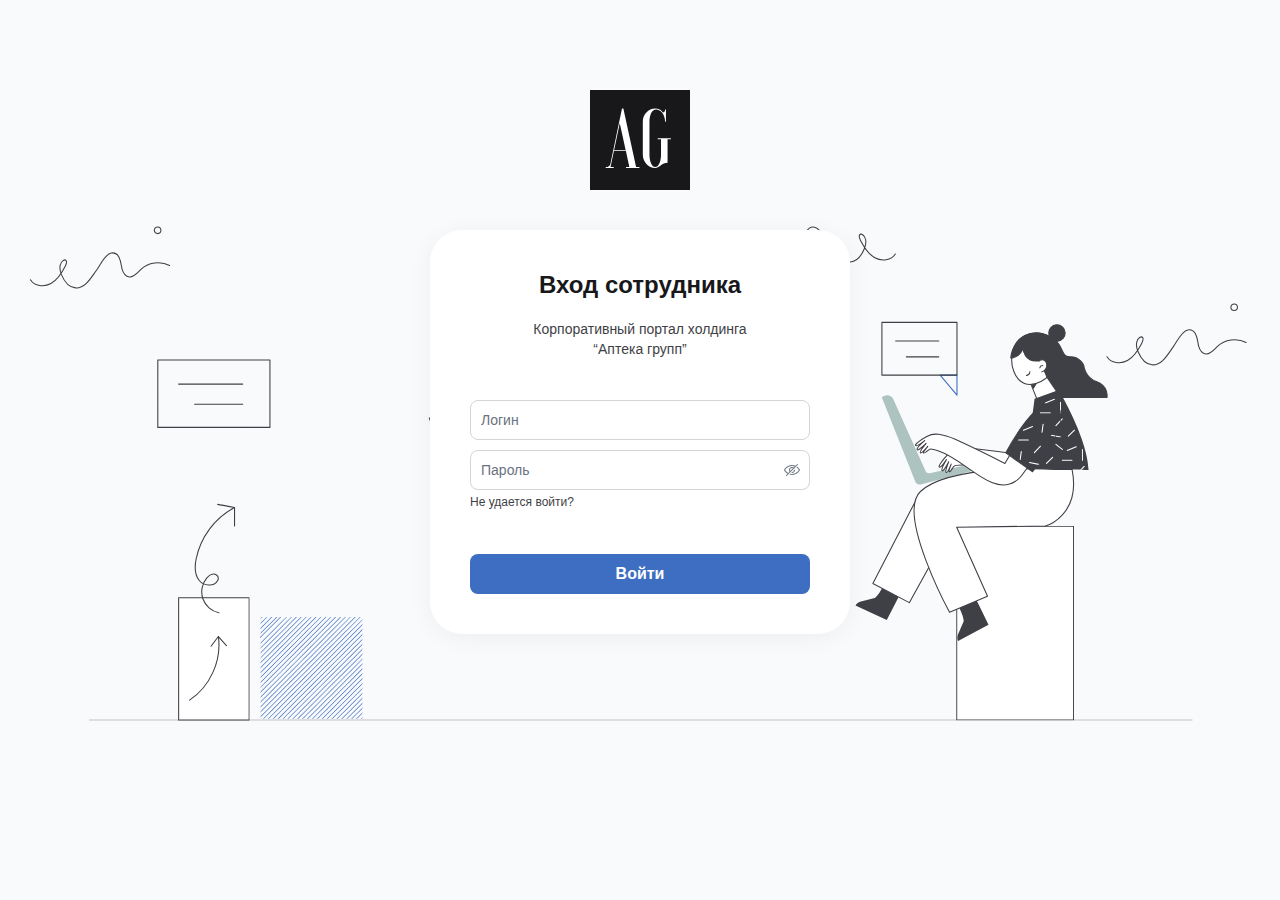
<file: index.html>
<!DOCTYPE html>
<html lang="ru">

<head>
	<meta charset="UTF-8">
	<meta http-equiv="X-UA-Compatible" content="IE=edge">
	<meta name="viewport" content="width=device-width, initial-scale=1.0">
	<title>АПТЕКА ГРУПП - Вход сотрудника</title>
	<meta property="og:title" content="АПТЕКА ГРУПП - Вход сотрудника">
	<meta property="og:description" content="Описание">
	<meta property="og:url" content="/">
	<meta property="og:site_name" content="АПТЕКА ГРУПП - Вход сотрудника">
	<!-- styles -->
	<link rel="stylesheet" href="css/vendor.min.css">
	<link rel="stylesheet" href="css/app.min.css">
</head>

<body>
	<!-- wrapper -->
	<div class="wrapper">
		<!-- content -->
		<div class="wrapper__content">
			<!-- auth -->
			<div class="auth" id="auth">
				<div class="auth__container">
					<div class="auth__wrap">
						<picture class="auth__logotype">
							<img src="img/logotype-square.svg" alt="AG">
						</picture>
						<div class="auth__wrapper">
							<div class="auth__top">
								<h1 class="auth__heading">Вход сотрудника</h1>
								<p class="auth__description">Корпоративный портал холдинга <br>“Аптека групп”</p>
							</div>
							<form action="#" class="auth-form auth__form">
								<div class="input-field auth-form__input">
									<div class="input-field__inner">
										<input type="text" class="input-field__input" placeholder="Логин">
									</div>
								</div>
								<div class="input-field auth-form__input">
									<div class="input-field__inner">
										<input type="password" class="input-field__input" placeholder="Пароль">
										<button class="input-field__visibility">
											<svg class="input-field__visibility-icon input-field__visibility-icon--default">
												<use xlink:href="img/sprite.svg#icon-eye-slash"></use>
											</svg>
											<svg class="input-field__visibility-icon input-field__visibility-icon--active">
												<use xlink:href="img/sprite.svg#icon-eye"></use>
											</svg>
										</button>
									</div>
								</div>
								<a href="restore-password.html" class="auth-form__help">Не удается войти?</a>
								<div class="auth-form__bottom">
									<span class="auth-form__error">Несуществующий пользователь или пароль</span>
									<button class="auth-form__btn btn">Войти</button>
								</div>
							</form>
							<picture class="auth__img">
								<img src="img/auth-bg-mobile.svg" alt="Image">
							</picture>
						</div>
					</div>
				</div>
			</div>
			<!-- end of auth -->
		</div>
		<!-- end of content -->
	</div>
	<!-- end of wrapper -->
	<!-- scripts -->
	<script src="js/vendor.min.js"></script>
	<script src="js/app.min.js"></script>
</body>

</html>
</file>
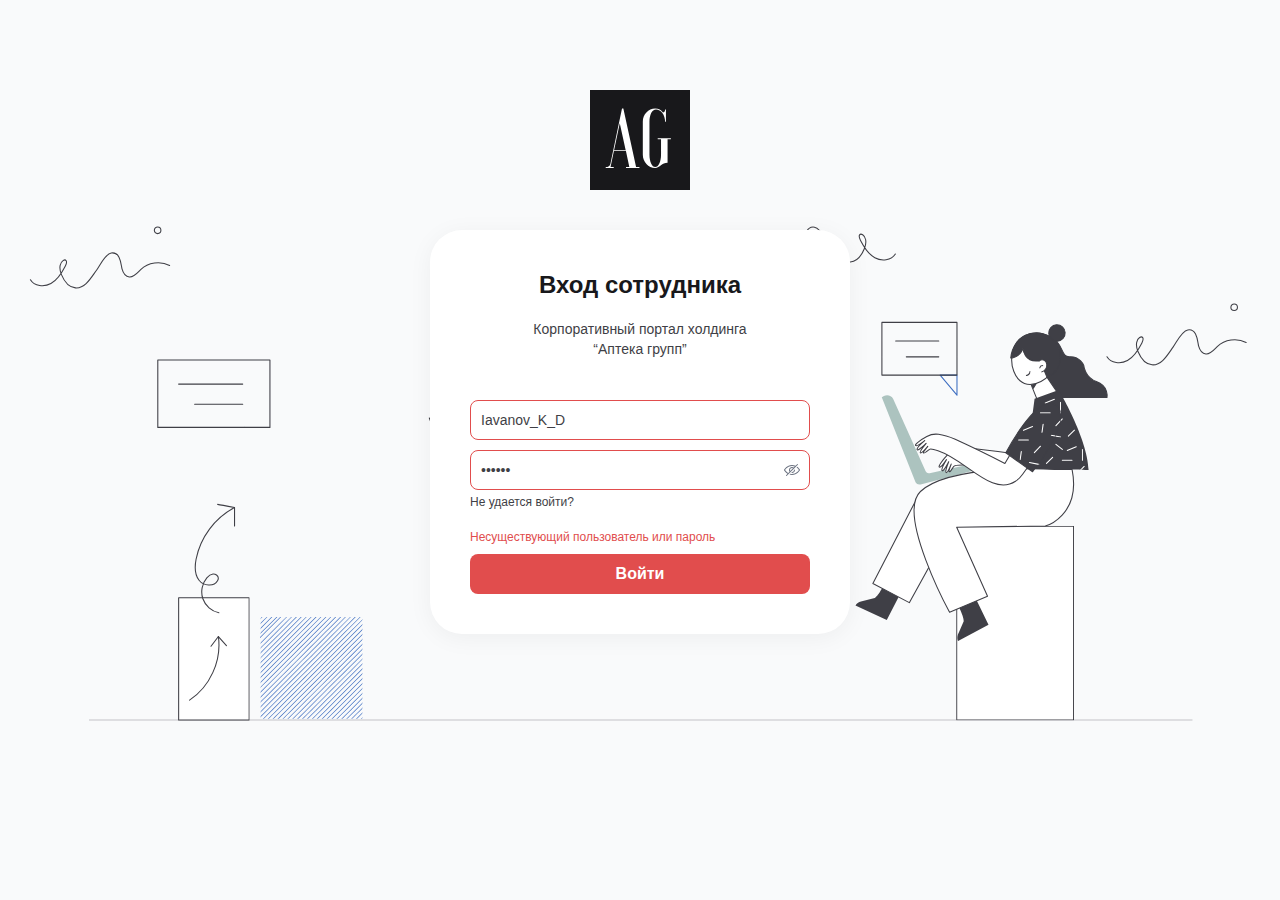
<file: login-error.html>
<!DOCTYPE html>
<html lang="ru">

<head>
	<meta charset="UTF-8">
	<meta http-equiv="X-UA-Compatible" content="IE=edge">
	<meta name="viewport" content="width=device-width, initial-scale=1.0">
	<title>АПТЕКА ГРУПП - Вход сотрудника</title>
	<meta property="og:title" content="АПТЕКА ГРУПП - Вход сотрудника">
	<meta property="og:description" content="Описание">
	<meta property="og:url" content="/">
	<meta property="og:site_name" content="АПТЕКА ГРУПП - Вход сотрудника">
	<!-- styles -->
	<link rel="stylesheet" href="css/vendor.min.css">
	<link rel="stylesheet" href="css/app.min.css">
</head>

<body>
	<!-- wrapper -->
	<div class="wrapper">
		<!-- content -->
		<div class="wrapper__content">
			<!-- auth -->
			<div class="auth" id="auth">
				<div class="auth__container">
					<div class="auth__wrap">
						<picture class="auth__logotype">
							<img src="img/logotype-square.svg" alt="AG">
						</picture>
						<div class="auth__wrapper">
							<div class="auth__top">
								<h1 class="auth__heading">Вход сотрудника</h1>
								<p class="auth__description">Корпоративный портал холдинга <br>“Аптека групп”</p>
							</div>
							<form action="#" class="auth-form auth__form is--error">
								<div class="input-field auth-form__input">
									<div class="input-field__inner">
										<input type="text" class="input-field__input" placeholder="Логин" value="Iavanov_K_D">
									</div>
								</div>
								<div class="input-field auth-form__input">
									<div class="input-field__inner">
										<input type="password" class="input-field__input" placeholder="Пароль" value="qwerty">
										<button class="input-field__visibility">
											<svg class="input-field__visibility-icon input-field__visibility-icon--default">
												<use xlink:href="img/sprite.svg#icon-eye-slash"></use>
											</svg>
											<svg class="input-field__visibility-icon input-field__visibility-icon--active">
												<use xlink:href="img/sprite.svg#icon-eye"></use>
											</svg>
										</button>
									</div>
								</div>
								<a href="restore-password.html" class="auth-form__help">Не удается войти?</a>
								<div class="auth-form__bottom">
									<span class="auth-form__error">Несуществующий пользователь или пароль</span>
									<button class="auth-form__btn btn">Войти</button>
								</div>
							</form>
							<picture class="auth__img">
								<img src="img/auth-bg-mobile.svg" alt="Image">
							</picture>
						</div>
					</div>
				</div>
			</div>
			<!-- end of auth -->
		</div>
		<!-- end of content -->
	</div>
	<!-- end of wrapper -->
	<!-- scripts -->
	<script src="js/vendor.min.js"></script>
	<script src="js/app.min.js"></script>
</body>

</html>
</file>
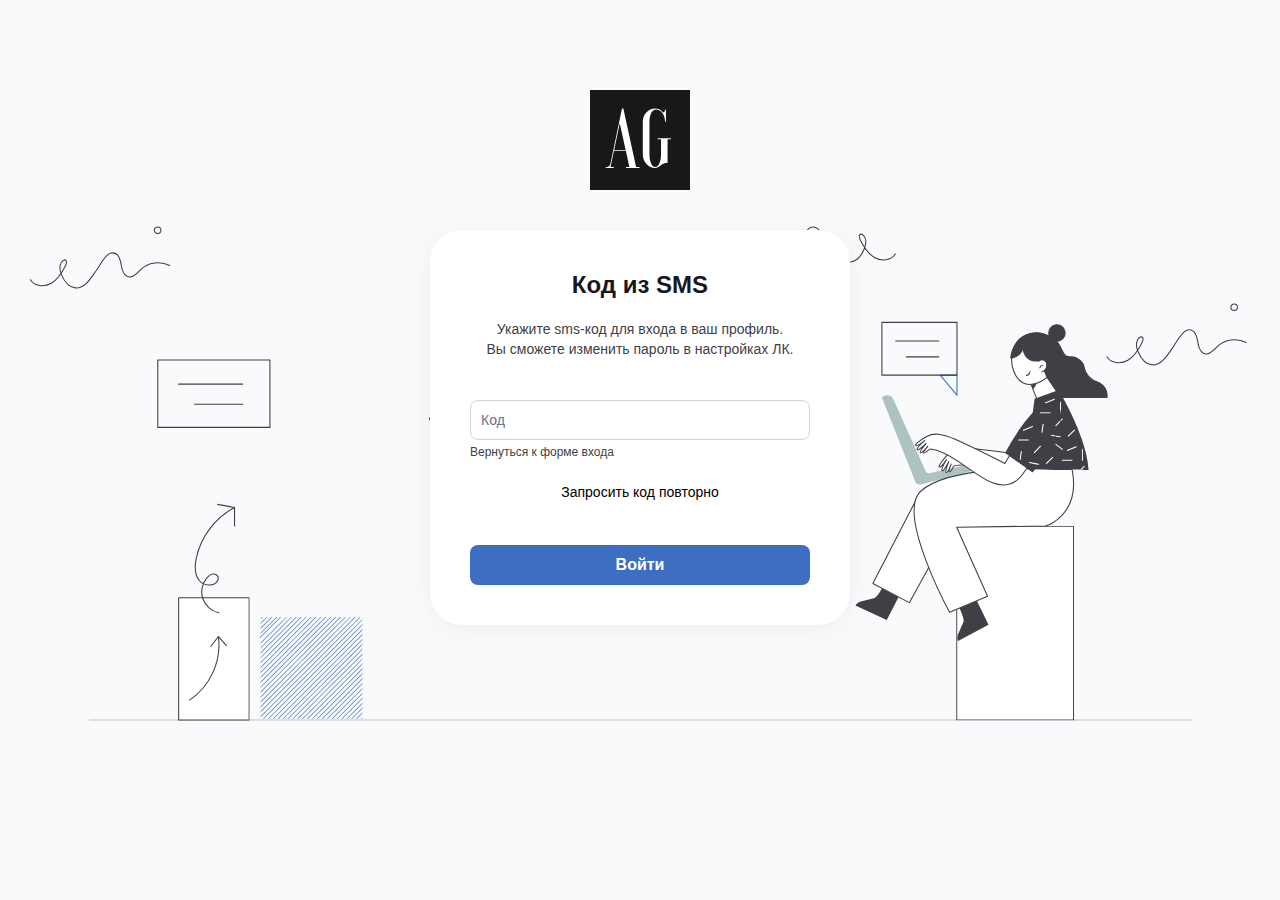
<file: restore-password-code.html>
<!DOCTYPE html>
<html lang="ru">

<head>
	<meta charset="UTF-8">
	<meta http-equiv="X-UA-Compatible" content="IE=edge">
	<meta name="viewport" content="width=device-width, initial-scale=1.0">
	<title>АПТЕКА ГРУПП - Вход сотрудника</title>
	<meta property="og:title" content="АПТЕКА ГРУПП - Вход сотрудника">
	<meta property="og:description" content="Описание">
	<meta property="og:url" content="/">
	<meta property="og:site_name" content="АПТЕКА ГРУПП - Вход сотрудника">
	<!-- styles -->
	<link rel="stylesheet" href="css/vendor.min.css">
	<link rel="stylesheet" href="css/app.min.css">
</head>

<body>
	<!-- wrapper -->
	<div class="wrapper">
		<!-- content -->
		<div class="wrapper__content">
			<!-- auth -->
			<div class="auth" id="auth">
				<div class="auth__container">
					<div class="auth__wrap">
						<picture class="auth__logotype">
							<img src="img/logotype-square.svg" alt="AG">
						</picture>
						<div class="auth__wrapper">
							<div class="auth__top">
								<h1 class="auth__heading">Код из SMS</h1>
								<p class="auth__description">Укажите sms-код для входа в ваш профиль. <br>Вы сможете изменить пароль в настройках ЛК.</p>
							</div>
							<form action="#" class="auth-form auth__form">
								<div class="input-field auth-form__input">
									<div class="input-field__inner">
										<input type="text" class="input-field__input" placeholder="Код">
									</div>
								</div>
								<a href="index.html" class="auth-form__help">Вернуться к форме входа</a>
								<button class="auth-form__code">Запросить код повторно</button>
								<div class="auth-form__bottom">
									<span class="auth-form__error">Несуществующий код</span>
									<button class="auth-form__btn btn">Войти</button>
								</div>
							</form>
						</div>
					</div>
				</div>
			</div>
			<!-- end of auth -->
		</div>
		<!-- end of content -->
	</div>
	<!-- end of wrapper -->
	<!-- scripts -->
	<script src="js/vendor.min.js"></script>
	<script src="js/app.min.js"></script>
</body>

</html>
</file>
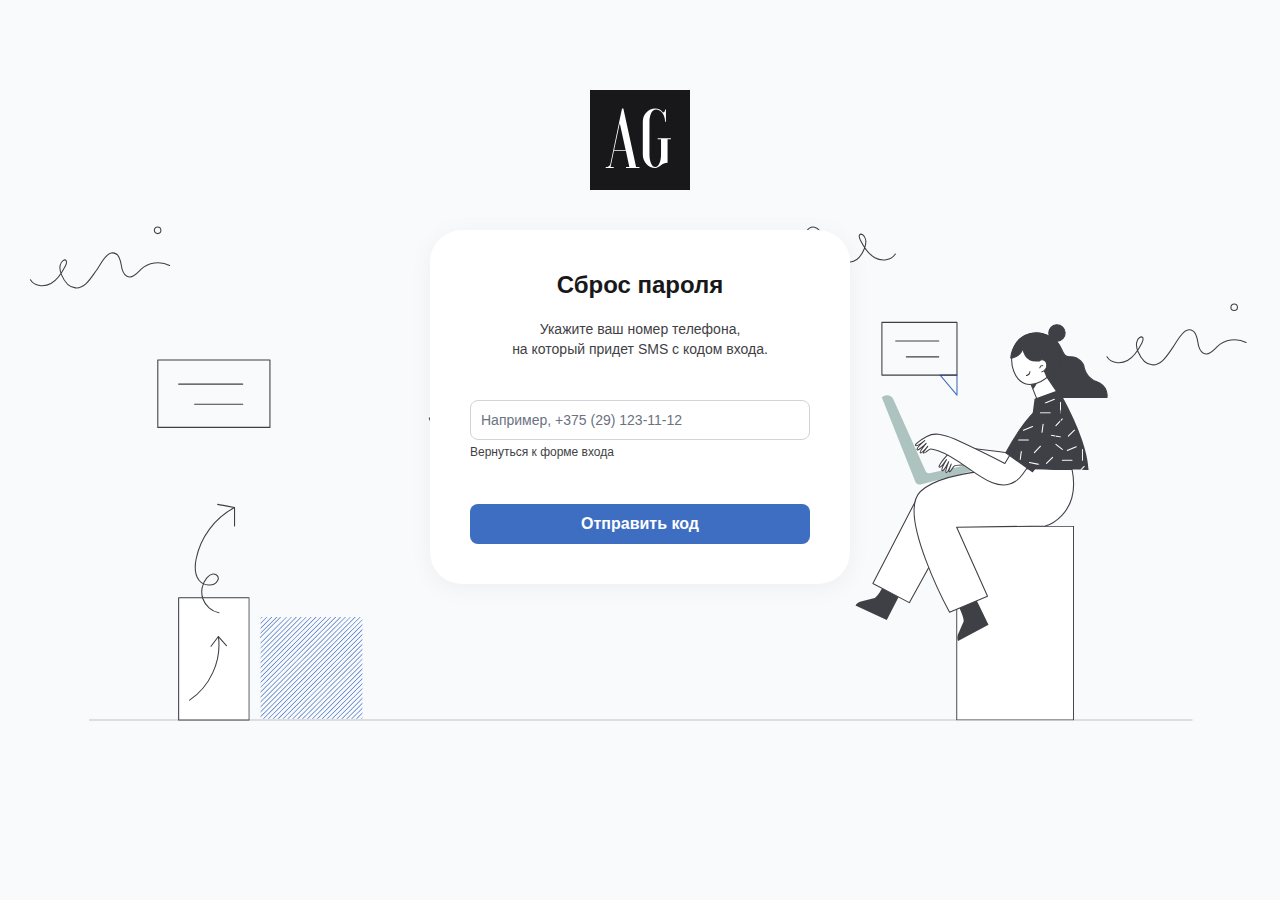
<file: restore-password.html>
<!DOCTYPE html>
<html lang="ru">

<head>
	<meta charset="UTF-8">
	<meta http-equiv="X-UA-Compatible" content="IE=edge">
	<meta name="viewport" content="width=device-width, initial-scale=1.0">
	<title>АПТЕКА ГРУПП - Вход сотрудника</title>
	<meta property="og:title" content="АПТЕКА ГРУПП - Вход сотрудника">
	<meta property="og:description" content="Описание">
	<meta property="og:url" content="/">
	<meta property="og:site_name" content="АПТЕКА ГРУПП - Вход сотрудника">
	<!-- styles -->
	<link rel="stylesheet" href="css/vendor.min.css">
	<link rel="stylesheet" href="css/app.min.css">
</head>

<body>
	<!-- wrapper -->
	<div class="wrapper">
		<!-- content -->
		<div class="wrapper__content">
			<!-- auth -->
			<div class="auth" id="auth">
				<div class="auth__container">
					<div class="auth__wrap">
						<picture class="auth__logotype">
							<img src="img/logotype-square.svg" alt="AG">
						</picture>
						<div class="auth__wrapper">
							<div class="auth__top">
								<h1 class="auth__heading">Сброс пароля</h1>
								<p class="auth__description">Укажите ваш номер телефона, <br>на который придет SMS с кодом входа.</p>
							</div>
							<form action="#" class="auth-form auth__form">
								<div class="input-field auth-form__input">
									<div class="input-field__inner">
										<input type="text" class="input-field__input" placeholder="Например, +375 (29) 123-11-12" data-inputmask="'mask': '+375 (99) 999-99-99'">
									</div>
								</div>
								<a href="index.html" class="auth-form__help">Вернуться к форме входа</a>
								<div class="auth-form__bottom">
									<span class="auth-form__error">Несуществующий номер телефона</span>
									<button class="auth-form__btn btn">Отправить код</button>
								</div>
							</form>
						</div>
					</div>
				</div>
			</div>
			<!-- end of auth -->
		</div>
		<!-- end of content -->
	</div>
	<!-- end of wrapper -->
	<!-- scripts -->
	<script src="js/vendor.min.js"></script>
	<script src="js/app.min.js"></script>
</body>

</html>
</file>
<file: css/app.min.css>
body{position:relative;overflow-x:hidden;font-family:"Raleway",sans-serif;font-size:14px;line-height:1.25;color:#3f3f46;background:#f9fafb}ul,ol,li{display:block;padding:0;margin:0;list-style:none}h1,h2,h3,h4,h5,h6{margin:0;font-weight:normal;line-height:1.25;color:#18181b}p{margin:0}a{display:inline-block;color:#3f3f46;text-decoration:none;-webkit-transition:all .25s ease-in-out;transition:all .25s ease-in-out}a:hover{text-decoration:none;color:#3f3f46}a:active{color:#3f3f46}input[type=number]{-moz-appearance:textfield}input[type=number]::-webkit-outer-spin-button,input[type=number]::-webkit-inner-spin-button{display:none;-webkit-appearance:none;appearance:none;margin:0}picture{display:block}img{max-width:100%}svg{-webkit-transition:all .25s ease-in-out;transition:all .25s ease-in-out}.container{margin:0 auto;padding:0 20px;max-width:1374px;width:100%}@media screen and (min-width: 744px)and (max-width: 1023px){.container{padding:0 20px}}@media screen and (max-width: 743px){.container{padding:0 20px}}.btn{display:-webkit-box;display:-ms-flexbox;display:flex;-webkit-box-align:center;-ms-flex-align:center;align-items:center;-webkit-box-pack:center;-ms-flex-pack:center;justify-content:center;padding:12px 24px;width:-webkit-fit-content;width:-moz-fit-content;width:fit-content;font-size:16px;font-weight:600;line-height:1;text-align:center;color:#fff;background:#3e6ec1;border:none;border-radius:8px;-webkit-transition:all .25s ease-in-out;transition:all .25s ease-in-out}.btn:focus{outline:none}.btn:hover{color:#fff}@media screen and (hover: hover){.btn:hover{background:#2563eb}}.input-field__inner{position:relative;width:100%}.input-field__input{-webkit-appearance:none;-moz-appearance:none;appearance:none;display:block;padding:11px 10px;width:100%;font-size:14px;font-weight:normal;line-height:1;text-align:left;color:#3f3f46;background:#fff;border:1px solid #d4d4d8;border-radius:8px;-webkit-transition:all .25s ease-in-out;transition:all .25s ease-in-out}.input-field__input::-webkit-input-placeholder{opacity:1;color:#6b7280}.input-field__input::-moz-placeholder{opacity:1;color:#6b7280}.input-field__input:-ms-input-placeholder{opacity:1;color:#6b7280}.input-field__input::-ms-input-placeholder{opacity:1;color:#6b7280}.input-field__input::placeholder{opacity:1;color:#6b7280}.input-field__input:focus{outline:none;border-color:#2563eb}@media screen and (hover: hover){.input-field__input:hover{border-color:#2563eb}}.input-field__visibility{position:absolute;top:50%;right:8px;z-index:1;-webkit-transform:translate(0, -50%);-ms-transform:translate(0, -50%);transform:translate(0, -50%);display:-webkit-box;display:-ms-flexbox;display:flex;-webkit-box-align:center;-ms-flex-align:center;align-items:center;-webkit-box-pack:center;-ms-flex-pack:center;justify-content:center;padding:0;min-width:20px;width:20px;height:20px;font-size:0;background:rgba(0,0,0,0);border:none;border-radius:0;-webkit-transition:all .25s ease-in-out;transition:all .25s ease-in-out}.input-field__visibility:focus{outline:none}.input-field__visibility.is--active .input-field__visibility-icon--default{opacity:0}.input-field__visibility.is--active .input-field__visibility-icon--active{opacity:1}@media screen and (hover: hover){.input-field__visibility:hover>svg{color:#2563eb}}.input-field__visibility-icon{position:absolute;top:50%;left:50%;-webkit-transform:translate(-50%, -50%);-ms-transform:translate(-50%, -50%);transform:translate(-50%, -50%);min-width:16px;width:16px;height:16px;color:#6b7280}.input-field__visibility-icon--active{opacity:0}.fixed{-webkit-transition:all .25s ease-in-out,margin 0s;transition:all .25s ease-in-out,margin 0s}.wrapper{display:-webkit-box;display:-ms-flexbox;display:flex;-webkit-box-orient:vertical;-webkit-box-direction:normal;-ms-flex-direction:column;flex-direction:column;min-height:100vh}.wrapper__content{-webkit-box-flex:1;-ms-flex:1 1 100%;flex:1 1 100%}.auth{position:relative;z-index:1;padding:90px 0;min-height:100dvh}@media screen and (min-width: 768px){.auth::before{content:"";position:absolute;left:50%;bottom:10%;z-index:-1;-webkit-transform:translate(-50%, 0);-ms-transform:translate(-50%, 0);transform:translate(-50%, 0);display:block;width:100%;max-height:100dvh;height:665px;background-image:url(../img/auth-bg.svg);background-repeat:no-repeat;background-size:contain;background-position:center center}}.auth__container{padding:0 40px;width:100%}@media screen and (max-width: 767px){.auth__container{padding:0 20px}}.auth__wrap{margin-right:auto;margin-left:auto;max-width:420px;width:100%}.auth__logotype{display:block;margin:0 auto 40px;min-width:100px;width:100px;height:100px}.auth__logotype img{display:block;width:100%;height:100%;-o-object-fit:contain;object-fit:contain}@media screen and (max-width: 767px){.auth__logotype{margin:0 auto 20px;min-width:80px;width:80px;height:80px}}@media screen and (min-width: 768px){.auth__wrapper{padding:40px;background:#fff;border-radius:32px;-webkit-box-shadow:0px 4px 25px 0px rgba(0,0,0,.05);box-shadow:0px 4px 25px 0px rgba(0,0,0,.05)}}.auth__top{text-align:center}.auth__heading{font-size:24px;font-weight:600}.auth__description{margin-top:20px;font-size:14px;font-weight:normal;line-height:1.42}.auth__form{margin-top:40px}.auth__img{display:block;margin-top:16px;width:100%;height:173px}.auth__img img{display:block;width:100%;height:100%;-o-object-fit:contain;object-fit:contain}@media screen and (min-width: 768px){.auth__img{display:none}}.auth-form.is--error .input-field__input{border-color:#e14d4d}.auth-form.is--error .btn{background:#e14d4d}.auth-form.is--error .auth-form__error{opacity:1;visibility:visible;pointer-events:all}.auth-form__input{width:100%}.auth-form__input+.auth-form__input{margin-top:10px}.auth-form__help{display:block;margin-top:5px;width:-webkit-fit-content;width:-moz-fit-content;width:fit-content;font-size:12px;font-weight:normal}@media screen and (hover: hover){.auth-form__help[href]:hover{color:#2563eb}}.auth-form__code{display:block;margin:24px auto 0;padding:0;width:-webkit-fit-content;width:-moz-fit-content;width:fit-content;font-size:14px;font-weight:normal;text-align:center;background:rgba(0,0,0,0);border:none;border-radius:0;-webkit-transition:all .25s ease-in-out;transition:all .25s ease-in-out}.auth-form__code:focus{outline:none}.auth-form__code[disabled]{color:#3f3f46}@media screen and (hover: hover){.auth-form__code:not([disabled]):hover{color:#2563eb}}.auth-form__bottom{margin-top:20px}.auth-form__error{display:block;width:-webkit-fit-content;width:-moz-fit-content;width:fit-content;font-size:12px;font-weight:normal;opacity:0;visibility:hidden;color:#e14d4d;pointer-events:none;-webkit-transition:all .25s ease-in-out;transition:all .25s ease-in-out}.auth-form__error+.auth-form__btn{margin-top:9px}.auth-form__btn{width:100%}
</file>
